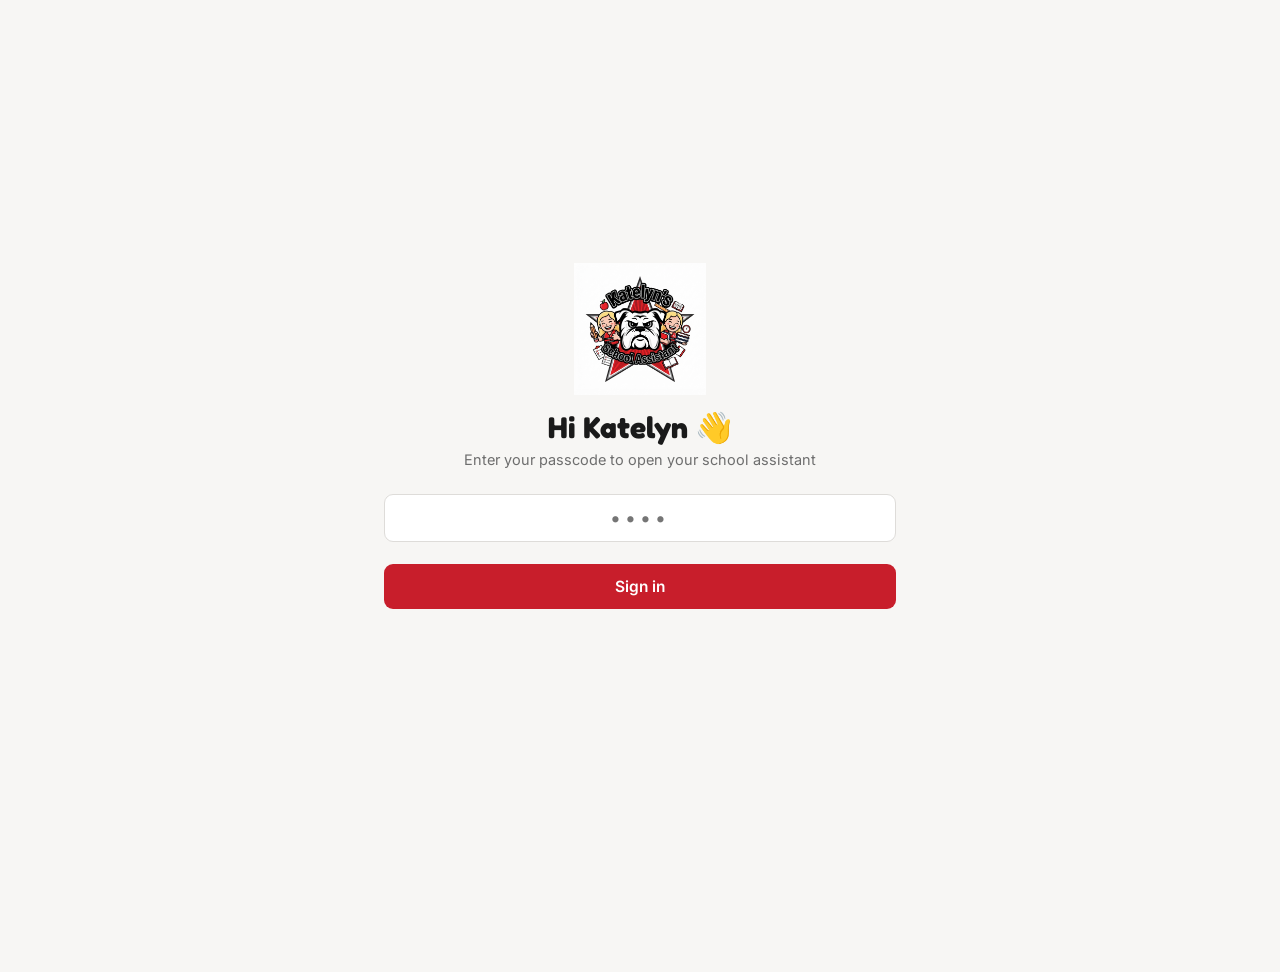
<file: index.html>
<!DOCTYPE html>
<html lang="en">
<head>
<meta charset="UTF-8">
<meta name="viewport" content="width=device-width, initial-scale=1, viewport-fit=cover">
<title>Katelyn's School Assistant</title>
<meta name="theme-color" content="#C81E2B">
<link rel="manifest" href="manifest.json">
<link rel="icon" href="favicon.ico" sizes="any">
<link rel="icon" href="icons/favicon-32.png" type="image/png" sizes="32x32">
<link rel="icon" href="icons/favicon-48.png" type="image/png" sizes="48x48">
<link rel="apple-touch-icon" href="icons/apple-touch-icon.png">
<meta name="apple-mobile-web-app-capable" content="yes">
<meta name="mobile-web-app-capable" content="yes">
<meta name="apple-mobile-web-app-status-bar-style" content="black-translucent">
<meta name="apple-mobile-web-app-title" content="School">
<link rel="stylesheet" href="css/styles.css">
</head>
<body>

<div id="app">

  <!-- ===== LOGIN ===== -->
  <div id="screen-login" class="login-wrap">
    <img src="icons/logo-full.png" alt="Katelyn's School Assistant" class="login-logo">
    <div class="login-title">Hi Katelyn 👋</div>
    <div class="login-sub">Enter your passcode to open your school assistant</div>
    <input id="passcode-input" type="tel" inputmode="numeric" maxlength="12" placeholder="••••" autocomplete="off">
    <button class="primary-btn" id="login-btn">Sign in</button>
    <div class="login-error" id="login-error"></div>
  </div>

  <!-- ===== TODAY ===== -->
  <section id="screen-today" class="screen">
    <div class="today-header">
      <div>
        <div class="date" id="today-date">—</div>
        <div class="subdate" id="today-subdate">&nbsp;</div>
      </div>
      <button class="icon-btn" id="refresh-btn" aria-label="Refresh">
        <svg viewBox="0 0 24 24" fill="none" stroke="currentColor" stroke-width="2"><path d="M21 12a9 9 0 1 1-2.64-6.36"/><path d="M21 3v6h-6"/></svg>
      </button>
    </div>
    <div id="today-content"><div class="spinner"></div></div>
  </section>

  <!-- ===== WEEK ===== -->
  <section id="screen-week" class="screen">
    <h1 style="font-size:22px;margin-bottom:16px;">Weekly schedule</h1>
    <div class="day-tabs" id="week-day-tabs"></div>
    <ul class="period-list" id="week-period-list"></ul>
  </section>

  <!-- ===== ADD ===== -->
  <section id="screen-add" class="screen">
    <h1 style="font-size:22px;margin-bottom:16px;">Add something</h1>
    <div class="type-toggle">
      <button id="type-assignment" class="active" data-type="Assignment">Assignment</button>
      <button id="type-reminder" data-type="Reminder">Reminder</button>
    </div>

    <div id="subject-field">
      <label class="field-label">Subject</label>
      <div class="chip-row" id="subject-chips"></div>
    </div>

    <label class="field-label" for="details-input" id="details-label">Assignment details</label>
    <textarea id="details-input" placeholder="e.g. Pages 45-46, questions 1-10"></textarea>

    <label class="field-label" for="due-date-input">Due date</label>
    <input type="date" id="due-date-input">

    <button class="primary-btn" id="save-btn">Save</button>
  </section>

  <!-- ===== CALENDAR ===== -->
  <section id="screen-calendar" class="screen">
    <div class="cal-header">
      <button class="icon-btn" id="cal-prev" aria-label="Previous month">
        <svg viewBox="0 0 24 24" fill="none" stroke="currentColor" stroke-width="2"><path d="M15 18l-6-6 6-6"/></svg>
      </button>
      <div class="month-label" id="cal-month-label">—</div>
      <button class="icon-btn" id="cal-next" aria-label="Next month">
        <svg viewBox="0 0 24 24" fill="none" stroke="currentColor" stroke-width="2"><path d="M9 18l6-6-6-6"/></svg>
      </button>
    </div>
    <div class="cal-grid" id="cal-grid"></div>
    <div class="cal-detail" id="cal-detail" style="display:none;"></div>
  </section>

  <!-- ===== TAB BAR ===== -->
  <nav class="tabbar" id="tabbar" style="display:none;">
    <button data-screen="today" class="active" aria-label="Today">
      <svg viewBox="0 0 24 24" fill="none" stroke="currentColor" stroke-width="2"><circle cx="12" cy="12" r="9"/><path d="M12 7v5l3 3"/></svg>
      <span>Today</span>
    </button>
    <button data-screen="week" aria-label="Week">
      <svg viewBox="0 0 24 24" fill="none" stroke="currentColor" stroke-width="2"><rect x="3" y="4" width="18" height="17" rx="2"/><path d="M3 9h18M8 2v4M16 2v4"/></svg>
      <span>Week</span>
    </button>
    <button data-screen="add" aria-label="Add">
      <svg viewBox="0 0 24 24" fill="none" stroke="currentColor" stroke-width="2"><circle cx="12" cy="12" r="9"/><path d="M12 8v8M8 12h8"/></svg>
      <span>Add</span>
    </button>
    <button data-screen="calendar" aria-label="Calendar">
      <svg viewBox="0 0 24 24" fill="none" stroke="currentColor" stroke-width="2"><rect x="3" y="4" width="18" height="17" rx="2"/><path d="M3 10h18M8 2v4M16 2v4"/><circle cx="8" cy="15" r="1"/><circle cx="12" cy="15" r="1"/><circle cx="16" cy="15" r="1"/></svg>
      <span>Calendar</span>
    </button>
  </nav>

</div>

<div class="toast" id="toast"></div>

<script src="js/config.js"></script>
<script src="js/api.js"></script>
<script src="js/app.js"></script>
</body>
</html>
</file>
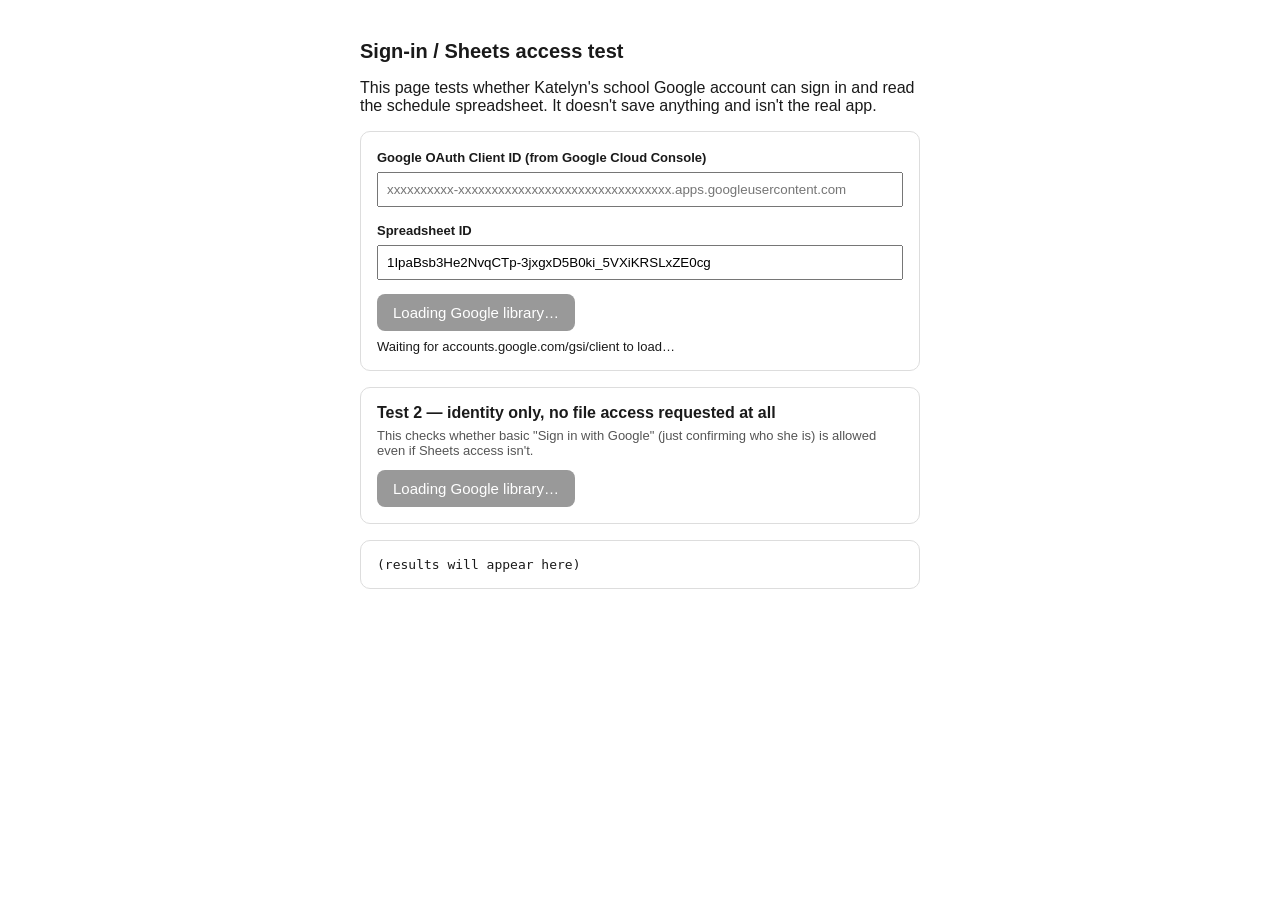
<file: oauth-test.html>
<!DOCTYPE html>
<html lang="en">
<head>
<meta charset="UTF-8">
<title>Google Sign-In Test — Katelyn's School App</title>
<style>
  body { font-family: -apple-system, Segoe UI, Roboto, sans-serif; max-width: 560px; margin: 40px auto; padding: 0 16px; color: #1a1a1a; }
  h1 { font-size: 20px; }
  .box { border: 1px solid #ddd; border-radius: 10px; padding: 16px; margin-top: 16px; }
  .ok { color: #0a7a2f; }
  .err { color: #b3261e; white-space: pre-wrap; word-break: break-word; }
  .warn { color: #a15c00; }
  button { padding: 10px 16px; font-size: 15px; border-radius: 8px; border: none; background: #1a73e8; color: white; cursor: pointer; }
  button:disabled { background: #999; cursor: not-allowed; }
  input { width: 100%; padding: 8px; margin: 6px 0 14px; box-sizing: border-box; }
  label { font-size: 13px; font-weight: 600; }
  #log { font-family: ui-monospace, monospace; font-size: 13px; }
  #status { font-size: 13px; margin-top: 8px; }
</style>
</head>
<body>
  <h1>Sign-in / Sheets access test</h1>
  <p>This page tests whether Katelyn's school Google account can sign in and read the schedule spreadsheet. It doesn't save anything and isn't the real app.</p>

  <div class="box">
    <label>Google OAuth Client ID (from Google Cloud Console)</label>
    <input id="clientId" placeholder="xxxxxxxxxx-xxxxxxxxxxxxxxxxxxxxxxxxxxxxxxxx.apps.googleusercontent.com">
    <label>Spreadsheet ID</label>
    <input id="sheetId" value="1IpaBsb3He2NvqCTp-3jxgxD5B0ki_5VXiKRSLxZE0cg">
    <button id="go" disabled>Loading Google library…</button>
    <div id="status">Waiting for accounts.google.com/gsi/client to load…</div>
  </div>

  <div class="box">
    <b>Test 2 — identity only, no file access requested at all</b>
    <p style="font-size:13px;color:#555;margin:6px 0 12px;">This checks whether basic "Sign in with Google" (just confirming who she is) is allowed even if Sheets access isn't.</p>
    <button id="go2" disabled>Loading Google library…</button>
  </div>

  <div class="box">
    <div id="log">(results will appear here)</div>
  </div>

<script>
  const statusEl = document.getElementById('status');
  const btn = document.getElementById('go');
  const btn2 = document.getElementById('go2');
  let gsiLoaded = false;

  function markReady() {
    gsiLoaded = true;
    btn.disabled = false;
    btn.textContent = 'Sign in with Google & test';
    btn2.disabled = false;
    btn2.textContent = 'Sign in (identity only)';
    statusEl.innerHTML = '<span class="ok">Google sign-in library loaded OK.</span>';
  }
  function markFailed() {
    statusEl.innerHTML = '<span class="err">Google\'s sign-in library never loaded (accounts.google.com/gsi/client). ' +
      'This usually means the network or device is blocking that domain — try a different network, ' +
      'a different device, or check for content-filtering/parental-control software.</span>';
  }
  // Poll for readiness instead of relying on async/defer ordering
  let attempts = 0;
  const poll = setInterval(() => {
    attempts++;
    if (window.google && window.google.accounts && window.google.accounts.oauth2) {
      clearInterval(poll);
      markReady();
    } else if (attempts > 25) { // ~10 seconds
      clearInterval(poll);
      markFailed();
    }
  }, 400);
</script>
<script src="https://accounts.google.com/gsi/client"></script>
<script>
  const logEl = document.getElementById('log');
  function log(msg, cls) {
    const line = document.createElement('div');
    if (cls) line.className = cls;
    line.textContent = msg;
    logEl.appendChild(line);
  }

  btn.addEventListener('click', () => {
    logEl.innerHTML = '';
    if (!gsiLoaded) {
      log('Google library is not loaded yet — see the status message above.', 'err');
      return;
    }
    const clientId = document.getElementById('clientId').value.trim();
    const sheetId = document.getElementById('sheetId').value.trim();
    if (!clientId) { log('Enter a Client ID first.', 'err'); return; }

    log('Requesting sign-in popup…');
    try {
      const client = google.accounts.oauth2.initTokenClient({
        client_id: clientId,
        scope: 'https://www.googleapis.com/auth/spreadsheets.readonly',
        callback: async (resp) => {
          if (resp.error) {
            log('Sign-in / consent error: ' + resp.error, 'err');
            return;
          }
          log('Sign-in succeeded, got an access token.', 'ok');
          log('Now trying to read the spreadsheet…');
          try {
            const r = await fetch(
              `https://sheets.googleapis.com/v4/spreadsheets/${sheetId}?fields=properties.title,sheets.properties.title`,
              { headers: { Authorization: 'Bearer ' + resp.access_token } }
            );
            const data = await r.json();
            if (!r.ok) {
              log('Sheets API error (' + r.status + '):\n' + JSON.stringify(data, null, 2), 'err');
              return;
            }
            log('SUCCESS — spreadsheet title: "' + data.properties.title + '"', 'ok');
            log('Tabs found: ' + data.sheets.map(s => s.properties.title).join(', '), 'ok');
          } catch (e) {
            log('Network/fetch error: ' + e.message, 'err');
          }
        },
      });
      client.requestAccessToken();
    } catch (e) {
      log('Could not start sign-in: ' + e.message, 'err');
    }
  });

  function decodeJwt(token) {
    const payload = token.split('.')[1];
    const json = decodeURIComponent(atob(payload.replace(/-/g,'+').replace(/_/g,'/'))
      .split('').map(c => '%' + ('00'+c.charCodeAt(0).toString(16)).slice(-2)).join(''));
    return JSON.parse(json);
  }

  btn2.addEventListener('click', () => {
    logEl.innerHTML = '';
    const clientId = document.getElementById('clientId').value.trim();
    if (!clientId) { log('Enter a Client ID first.', 'err'); return; }
    log('Requesting identity-only sign-in (no scopes)…');
    try {
      google.accounts.id.initialize({
        client_id: clientId,
        callback: (resp) => {
          try {
            const claims = decodeJwt(resp.credential);
            log('SUCCESS — signed in as: ' + claims.email, 'ok');
            log('(name: ' + claims.name + ')', 'ok');
          } catch (e) {
            log('Got a credential back but could not decode it: ' + e.message, 'err');
          }
        },
      });
      google.accounts.id.prompt((notification) => {
        if (notification.isNotDisplayed && notification.isNotDisplayed()) {
          log('Prompt not displayed: ' + notification.getNotDisplayedReason(), 'warn');
          log('Trying the popup button flow instead…');
          google.accounts.id.renderButton(logEl, { theme: 'outline', size: 'large' });
        }
        if (notification.isSkippedMoment && notification.isSkippedMoment()) {
          log('Prompt skipped: ' + notification.getSkippedReason(), 'warn');
        }
      });
    } catch (e) {
      log('Could not start identity sign-in: ' + e.message, 'err');
    }
  });
</script>
</body>
</html>
</file>
<file: css/styles.css>
/* Katelyn's School Assistant — design system
   Planner/binder concept: each cycle day (Day 1–5) reads like a colored
   tab divider; subjects get consistent color tags throughout the app. */

@import url('https://fonts.googleapis.com/css2?family=Fredoka:wght@500;600;700&family=Inter:wght@400;500;600;700&display=swap');

:root {
  --paper: #F7F6F4;
  --paper-raised: #FFFFFF;
  --ink: #1A1A1A;
  --ink-soft: #6E6E6E;
  --line: #DEDCD9;
  --pine: #C81E2B;       /* brand red — kept the variable name so the rest of the file didn't need renaming */
  --pine-dark: #8C1220;  /* deep maroon */
  --marigold: #C9932E;   /* gold, from the pencil in the logo */
  --coral: #C81E2B;
  --ok: #3A3A3A;

  --day-1: #8C1220;
  --day-2: #C81E2B;
  --day-3: #6E6E6E;
  --day-4: #C9932E;
  --day-5: #3A3A3A;

  --font-display: 'Fredoka', Georgia, serif;
  --font-body: 'Inter', -apple-system, BlinkMacSystemFont, 'Segoe UI', sans-serif;

  --radius: 14px;
  --radius-sm: 9px;
  --shadow: 0 1px 2px rgba(22, 35, 29, 0.06), 0 4px 14px rgba(22, 35, 29, 0.07);
  --safe-bottom: env(safe-area-inset-bottom, 0px);
  --safe-top: env(safe-area-inset-top, 0px);
}

* { box-sizing: border-box; }

html, body {
  margin: 0;
  padding: 0;
  background: var(--paper);
  color: var(--ink);
  font-family: var(--font-body);
  -webkit-tap-highlight-color: transparent;
}

body {
  min-height: 100vh;
  padding-bottom: calc(72px + var(--safe-bottom));
}

h1, h2, h3 { font-family: var(--font-display); margin: 0; line-height: 1.15; }
p { margin: 0; }
button { font-family: inherit; }

a { color: var(--pine); }

/* ---------- App shell ---------- */
#app { max-width: 560px; margin: 0 auto; min-height: 100vh; position: relative; }

.screen { display: none; padding: calc(20px + var(--safe-top)) 18px 24px; animation: fade-in .18s ease; }
.screen.active { display: block; }

@keyframes fade-in { from { opacity: 0; transform: translateY(4px); } to { opacity: 1; transform: none; } }

@media (prefers-reduced-motion: reduce) {
  .screen { animation: none; }
}

/* ---------- Bottom nav ---------- */
.tabbar {
  position: fixed;
  left: 0; right: 0; bottom: 0;
  max-width: 560px;
  margin: 0 auto;
  display: flex;
  background: var(--paper-raised);
  border-top: 1px solid var(--line);
  padding: 8px 6px calc(8px + var(--safe-bottom));
  z-index: 20;
}

.tabbar button {
  flex: 1;
  background: none;
  border: none;
  display: flex;
  flex-direction: column;
  align-items: center;
  gap: 3px;
  padding: 6px 2px;
  color: var(--ink-soft);
  border-radius: var(--radius-sm);
  cursor: pointer;
}

.tabbar button.active { color: var(--pine); }
.tabbar button svg { width: 22px; height: 22px; }
.tabbar button span { font-size: 11px; font-weight: 600; }

/* ---------- Day tab badge ---------- */
.day-badge {
  display: inline-flex;
  align-items: center;
  gap: 8px;
  padding: 7px 14px;
  border-radius: 999px;
  color: white;
  font-family: var(--font-display);
  font-weight: 600;
  font-size: 15px;
}
.day-badge.day-1 { background: var(--day-1); }
.day-badge.day-2 { background: var(--day-2); }
.day-badge.day-3 { background: var(--day-3); }
.day-badge.day-4 { background: var(--day-4); }
.day-badge.day-5 { background: var(--day-5); }
.day-badge.no-school { background: var(--ink-soft); }

/* ---------- Today screen ---------- */
.today-header { display: flex; justify-content: space-between; align-items: flex-start; margin-bottom: 18px; }
.today-header .date {
  font-family: var(--font-display);
  font-size: 26px;
  font-weight: 600;
}
.today-header .subdate { color: var(--ink-soft); font-size: 14px; margin-top: 2px; }
.icon-btn {
  background: var(--paper-raised);
  border: 1px solid var(--line);
  border-radius: 999px;
  width: 38px; height: 38px;
  display: flex; align-items: center; justify-content: center;
  cursor: pointer;
  color: var(--ink);
}
.icon-btn svg { width: 18px; height: 18px; }

.no-school-card {
  background: var(--paper-raised);
  border-radius: var(--radius);
  padding: 22px 18px;
  box-shadow: var(--shadow);
  text-align: center;
}
.no-school-card .big { font-family: var(--font-display); font-size: 20px; margin-bottom: 4px; }
.no-school-card .small { color: var(--ink-soft); font-size: 14px; }

/* ---------- Period list (timeline) ---------- */
.period-list { list-style: none; margin: 18px 0; padding: 0; position: relative; }
.period-list::before {
  content: '';
  position: absolute;
  left: 54px;
  top: 6px; bottom: 6px;
  width: 1px;
  background: var(--line);
}
.period-row {
  display: grid;
  grid-template-columns: 46px 1fr;
  gap: 14px;
  padding: 9px 0;
  align-items: flex-start;
}
.period-time { font-size: 12px; color: var(--ink-soft); text-align: right; padding-top: 3px; line-height: 1.3; }
.period-card {
  background: var(--paper-raised);
  border-radius: var(--radius-sm);
  padding: 10px 12px;
  box-shadow: var(--shadow);
  position: relative;
}
.period-row.is-break .period-card {
  background: transparent;
  box-shadow: none;
  padding: 4px 12px;
  color: var(--ink-soft);
  font-size: 13px;
  font-style: italic;
}
.subject-tag {
  display: inline-block;
  font-weight: 600;
  font-size: 14.5px;
  margin-bottom: 2px;
}
.period-meta { font-size: 12.5px; color: var(--ink-soft); }

/* ---------- Due-today / assignment cards ---------- */
.section-title {
  font-family: var(--font-display);
  font-size: 17px;
  font-weight: 600;
  margin: 22px 0 10px;
}
.assignment-card {
  background: var(--paper-raised);
  border-radius: var(--radius-sm);
  padding: 12px 13px;
  box-shadow: var(--shadow);
  margin-bottom: 9px;
  display: flex;
  gap: 11px;
  align-items: flex-start;
}
.assignment-card.completed { opacity: 0.5; }
.assignment-check {
  width: 22px; height: 22px;
  border-radius: 999px;
  border: 1.5px solid var(--line);
  flex-shrink: 0;
  margin-top: 1px;
  cursor: pointer;
  display: flex; align-items: center; justify-content: center;
  background: var(--paper-raised);
}
.assignment-check.checked { background: var(--ok); border-color: var(--ok); }
.assignment-check svg { width: 13px; height: 13px; color: white; display: none; }
.assignment-check.checked svg { display: block; }
.assignment-body { flex: 1; min-width: 0; }
.assignment-title { font-weight: 600; font-size: 14.5px; }
.assignment-title.completed { text-decoration: line-through; }
.assignment-sub { font-size: 12.5px; color: var(--ink-soft); margin-top: 2px; }
.assignment-details { font-size: 13.5px; margin-top: 4px; color: var(--ink); }
.assignment-due {
  font-size: 11.5px;
  font-weight: 600;
  padding: 3px 9px;
  border-radius: 999px;
  white-space: nowrap;
}
.assignment-due.overdue { background: rgba(200,30,43,0.12); color: var(--coral); }
.assignment-due.today { background: rgba(201,147,46,0.22); color: #7A5A1C; }
.assignment-due.upcoming { background: rgba(26,26,26,0.08); color: var(--ink-soft); }
.delete-btn {
  background: none; border: none; color: var(--ink-soft);
  cursor: pointer; padding: 4px; flex-shrink: 0;
}
.delete-btn svg { width: 16px; height: 16px; }

.empty-note {
  color: var(--ink-soft);
  font-size: 13.5px;
  padding: 14px 2px;
}

/* ---------- Week screen ---------- */
.day-tabs { display: flex; gap: 7px; margin-bottom: 16px; overflow-x: auto; padding-bottom: 2px; }
.day-tabs button {
  border: 1px solid var(--line);
  background: var(--paper-raised);
  border-radius: 999px;
  padding: 7px 14px;
  font-weight: 600;
  font-size: 13.5px;
  cursor: pointer;
  color: var(--ink-soft);
  flex-shrink: 0;
}
.day-tabs button.active { color: white; border-color: transparent; }
.day-tabs button.active.day-1 { background: var(--day-1); }
.day-tabs button.active.day-2 { background: var(--day-2); }
.day-tabs button.active.day-3 { background: var(--day-3); }
.day-tabs button.active.day-4 { background: var(--day-4); }
.day-tabs button.active.day-5 { background: var(--day-5); }

/* ---------- Add screen (form) ---------- */
.type-toggle { display: flex; gap: 8px; margin-bottom: 18px; }
.type-toggle button {
  flex: 1;
  padding: 10px;
  border-radius: var(--radius-sm);
  border: 1.5px solid var(--line);
  background: var(--paper-raised);
  font-weight: 600;
  font-size: 14px;
  color: var(--ink-soft);
  cursor: pointer;
}
.type-toggle button.active { border-color: var(--pine); color: var(--pine); background: rgba(200,30,43,0.07); }

.field-label { font-size: 13px; font-weight: 600; margin: 16px 0 7px; display: block; }
.chip-row { display: flex; flex-wrap: wrap; gap: 8px; }
.chip {
  padding: 7px 13px;
  border-radius: 999px;
  border: 1.5px solid var(--line);
  background: var(--paper-raised);
  font-size: 13.5px;
  font-weight: 500;
  cursor: pointer;
  color: var(--ink);
}
.chip.selected { color: white; border-color: transparent; }

textarea, input[type="date"], input[type="text"], input[type="password"], input[type="tel"] {
  width: 100%;
  padding: 11px 12px;
  border-radius: var(--radius-sm);
  border: 1.5px solid var(--line);
  font-size: 15px;
  font-family: inherit;
  background: var(--paper-raised);
  color: var(--ink);
}
textarea { min-height: 84px; resize: vertical; }
input:focus, textarea:focus, button:focus-visible, .chip:focus-visible, .assignment-check:focus-visible {
  outline: 2px solid var(--pine);
  outline-offset: 1px;
}

.primary-btn {
  width: 100%;
  padding: 13px;
  border-radius: var(--radius-sm);
  border: none;
  background: var(--pine);
  color: white;
  font-weight: 600;
  font-size: 15.5px;
  margin-top: 22px;
  cursor: pointer;
}
.primary-btn:disabled { background: var(--ink-soft); opacity: 0.6; }
.primary-btn.saved { background: var(--ok); }

.toast {
  position: fixed;
  bottom: calc(84px + var(--safe-bottom));
  left: 50%; transform: translateX(-50%);
  background: var(--ink);
  color: white;
  padding: 10px 18px;
  border-radius: 999px;
  font-size: 13.5px;
  font-weight: 500;
  z-index: 30;
  opacity: 0;
  pointer-events: none;
  transition: opacity .2s ease;
}
.toast.show { opacity: 1; }

/* ---------- Calendar screen ---------- */
.cal-header { display: flex; align-items: center; justify-content: space-between; margin-bottom: 14px; }
.cal-header .month-label { font-family: var(--font-display); font-size: 20px; font-weight: 600; }
.cal-grid { display: grid; grid-template-columns: repeat(7, 1fr); gap: 5px; }
.cal-dow { text-align: center; font-size: 11px; color: var(--ink-soft); font-weight: 600; padding-bottom: 4px; }
.cal-cell {
  aspect-ratio: 1;
  border-radius: 9px;
  background: var(--paper-raised);
  display: flex; flex-direction: column; align-items: center; justify-content: center;
  font-size: 13px;
  cursor: pointer;
  border: 1.5px solid transparent;
  position: relative;
  gap: 2px;
}
.cal-cell.empty { background: transparent; cursor: default; }
.cal-cell.weekend { background: transparent; color: var(--ink-soft); cursor: default; }
.cal-cell.no-school { background: rgba(75,86,79,0.08); color: var(--ink-soft); }
.cal-cell.selected { border-color: var(--pine); }
.cal-cell.today-cell { font-weight: 700; }
.cal-daynum { line-height: 1; }
.cal-dot { width: 5px; height: 5px; border-radius: 999px; background: var(--coral); position: absolute; bottom: 5px; }
.cal-tag {
  font-size: 8.5px;
  font-weight: 700;
  color: white;
  border-radius: 5px;
  padding: 1px 4px;
  line-height: 1.3;
}
.cal-tag.day-1 { background: var(--day-1); }
.cal-tag.day-2 { background: var(--day-2); }
.cal-tag.day-3 { background: var(--day-3); }
.cal-tag.day-4 { background: var(--day-4); }
.cal-tag.day-5 { background: var(--day-5); }

.cal-detail {
  margin-top: 18px;
  background: var(--paper-raised);
  border-radius: var(--radius);
  padding: 16px;
  box-shadow: var(--shadow);
}
.cal-detail .heading { font-family: var(--font-display); font-size: 16px; font-weight: 600; margin-bottom: 10px; }

/* ---------- Login screen ---------- */
.login-wrap {
  min-height: 100vh;
  display: flex;
  flex-direction: column;
  justify-content: center;
  padding: 24px;
  text-align: center;
}
.login-title { font-family: var(--font-display); font-size: 30px; font-weight: 700; margin-bottom: 6px; }
.login-logo { width: 132px; height: 132px; object-fit: contain; margin: 0 auto 14px; display: block; }
.login-sub { color: var(--ink-soft); font-size: 14.5px; margin-bottom: 26px; }
.login-wrap input { text-align: center; letter-spacing: 4px; font-size: 20px; }
.login-error { color: var(--coral); font-size: 13.5px; margin-top: 10px; min-height: 18px; }

/* ---------- Loading ---------- */
.spinner {
  width: 26px; height: 26px;
  border: 3px solid var(--line);
  border-top-color: var(--pine);
  border-radius: 50%;
  animation: spin .7s linear infinite;
  margin: 30px auto;
}
@keyframes spin { to { transform: rotate(360deg); } }
@media (prefers-reduced-motion: reduce) {
  .spinner { animation: none; }
}
</file>
